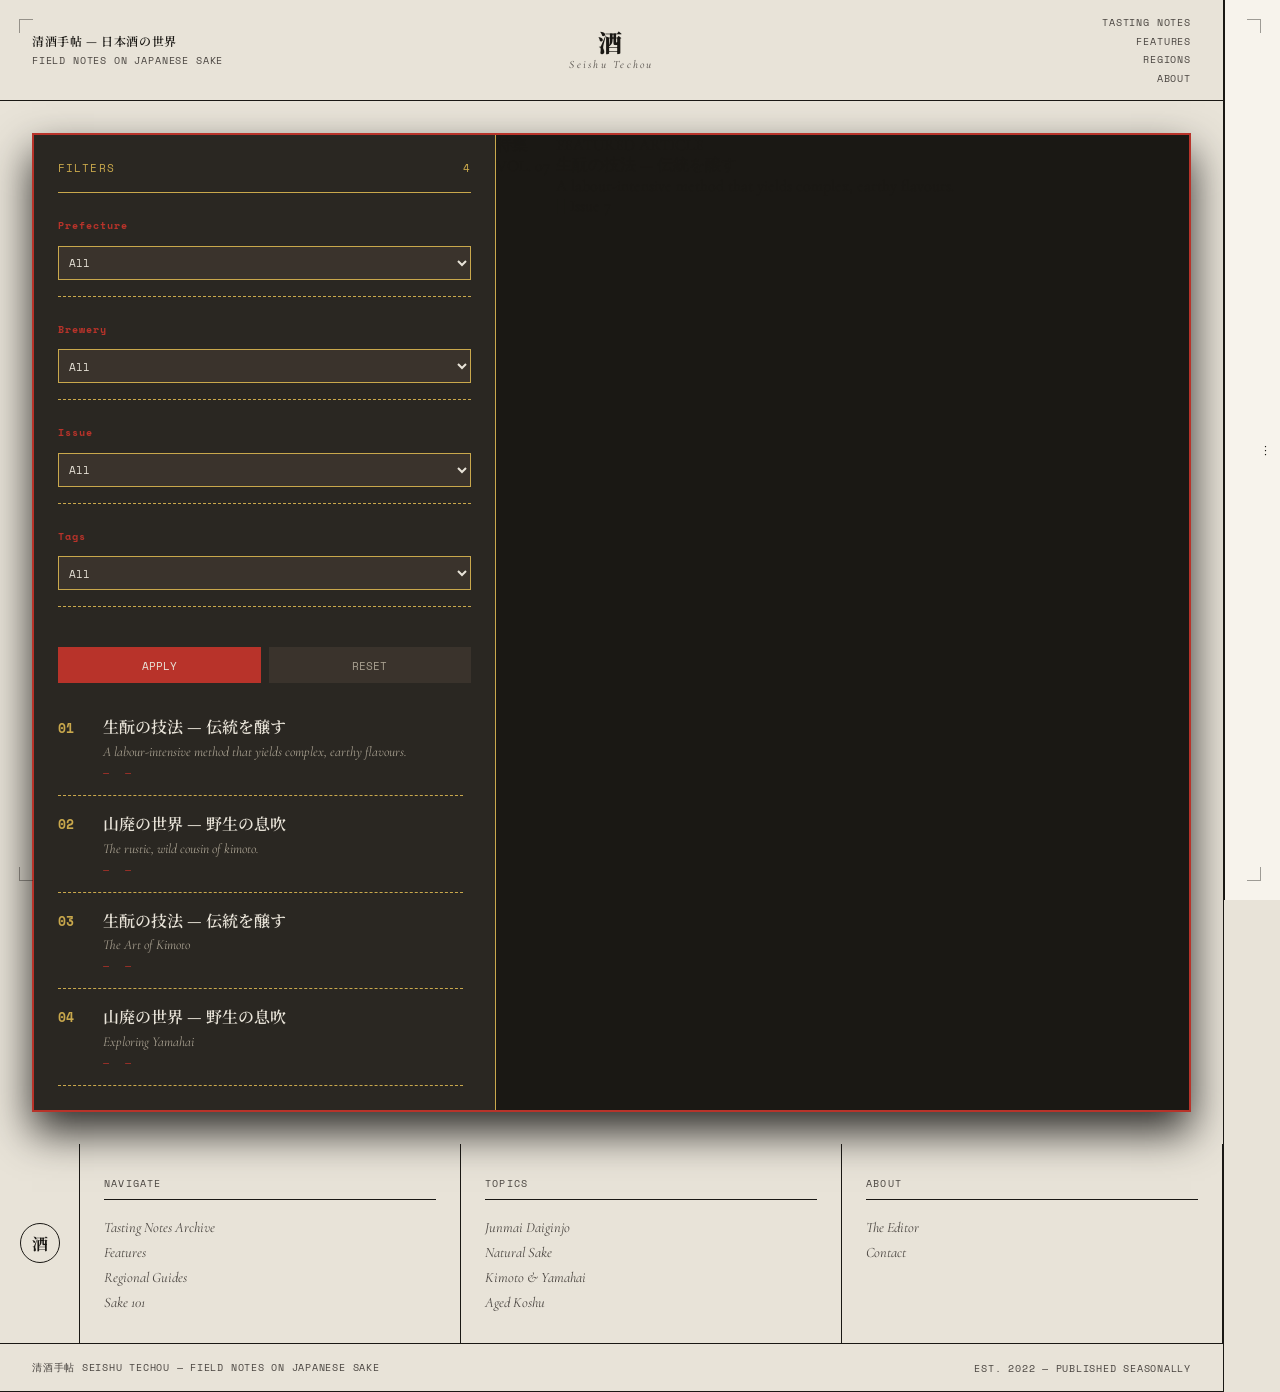
<file: features.html>
<!DOCTYPE html>
<html lang="en">
<head>
<meta charset="UTF-8">
<meta name="viewport" content="width=device-width, initial-scale=1.0">
<title>清酒手帖 — Features Archive</title>
<link rel="preconnect" href="https://fonts.googleapis.com">
<link rel="preconnect" href="https://fonts.gstatic.com" crossorigin>
<link href="https://fonts.googleapis.com/css2?family=Cormorant+Garamond:ital,wght@0,400;0,600;0,700;1,400;1,600&family=Noto+Serif+JP:wght@400;600;700;900&family=Space+Mono:ital,wght@0,400;0,700;1,400&family=Inter:wght@300;400;500;600&display=swap" rel="stylesheet">
<link rel="stylesheet" href="assets/style.css">
<style>
  /* Same archive styles as tasting-notes.html */
  .archive-mode {
    --bg-dark: #1a1814;
    --surface-1: #2a2722;
    --surface-2: #3a332c;
    --text-light: #e8e3d8;
    --text-muted: #a8a090;
    --accent-primary: #b8332a;
    --accent-secondary: #c9a84c;
    --border-dark: 2px solid var(--accent-primary);
    --border-light: 1px solid var(--accent-secondary);
    --font-sans: 'Inter', sans-serif;
  }

  .archive-board {
    display: grid;
    grid-template-columns: minmax(380px, 40%) 60px 1fr;
    min-height: 80vh;
    background-color: var(--bg-dark);
    border: var(--border-dark);
    margin: 2rem;
    box-shadow: 0 20px 40px rgba(0,0,0,0.8);
  }

  .panel-left {
    background: var(--surface-1);
    padding: 1.5rem;
    border-right: var(--border-light);
    display: flex;
    flex-direction: column;
    overflow: hidden;
  }

  .filter-header {
    display: flex;
    justify-content: space-between;
    align-items: center;
    font-family: var(--font-mono);
    font-size: 0.7rem;
    color: var(--accent-secondary);
    text-transform: uppercase;
    letter-spacing: 0.1em;
    padding-bottom: 1rem;
    border-bottom: var(--border-light);
    margin-bottom: 1.5rem;
  }

  .filter-group {
    margin-bottom: 1.5rem;
    border-bottom: 1px dashed var(--accent-secondary);
    padding-bottom: 1rem;
  }

  .filter-group h3 {
    font-family: var(--font-mono);
    font-size: 0.65rem;
    color: var(--accent-primary);
    margin-bottom: 0.8rem;
    letter-spacing: 0.1em;
  }

  .filter-group select,
  .filter-group input[type="range"] {
    width: 100%;
    padding: 0.4rem;
    background: var(--surface-2);
    color: var(--text-light);
    border: 1px solid var(--accent-secondary);
    font-family: var(--font-mono);
    font-size: 0.7rem;
  }

  .filter-actions {
    display: flex;
    gap: 0.5rem;
    margin-top: 1rem;
  }

  .filter-actions button {
    flex: 1;
    padding: 0.6rem;
    background: var(--accent-primary);
    color: var(--text-light);
    border: none;
    font-family: var(--font-mono);
    font-size: 0.7rem;
    text-transform: uppercase;
    cursor: pointer;
  }

  .filter-actions button.reset {
    background: var(--surface-2);
    color: var(--text-muted);
  }

  .results-list {
    flex: 1;
    overflow-y: auto;
    margin-top: 1rem;
    padding-right: 0.5rem;
  }

  .result-item {
    display: grid;
    grid-template-columns: 2rem 1fr;
    gap: 0.8rem;
    padding: 1rem 0;
    border-bottom: 1px dashed var(--accent-secondary);
    cursor: pointer;
    transition: background 0.2s;
  }

  .result-item:hover {
    background: var(--surface-2);
  }

  .item-num {
    font-family: var(--font-mono);
    font-size: 0.8rem;
    color: var(--accent-secondary);
    font-weight: 700;
    padding-top: 0.2rem;
  }

  .item-content {
    display: flex;
    flex-direction: column;
    gap: 0.3rem;
  }

  .item-title {
    font-family: var(--font-jp);
    font-size: 1rem;
    font-weight: 600;
    color: var(--text-light);
  }

  .item-sub {
    font-family: var(--font-en);
    font-size: 0.85rem;
    font-style: italic;
    color: var(--text-muted);
  }

  .item-meta {
    font-family: var(--font-mono);
    font-size: 0.6rem;
    color: var(--accent-primary);
    display: flex;
    gap: 1rem;
  }

  .panel-spine { /* same as tasting-notes */ }
  .panel-feature { /* same as tasting-notes */ }
  .feature-img, .feature-overlay { /* same */ }
</style>
</head>
<body class="archive-mode">

<div class="reg tl"></div>
<div class="reg tr"></div>
<div class="reg bl"></div>
<div class="reg br"></div>

<div class="site-wrap">
  <main class="main-col">

    <!-- MASTHEAD (same) -->
    <header class="masthead">
      <div class="masthead-left">
        <span class="jp">清酒手帖 — 日本酒の世界</span>
        <span class="en">Field Notes on Japanese Sake</span>
      </div>
      <a href="index.html" class="masthead-logo">
        酒
        <span>Seishu Techou</span>
      </a>
      <nav class="masthead-right">
        <a href="tasting-notes.html">Tasting Notes</a>
        <a href="features.html">Features</a>
        <a href="regions.html">Regions</a>
        <a href="#">About</a>
      </nav>
    </header>

    <div class="archive-board">
      <!-- LEFT -->
      <div class="panel-left">
        <div class="filter-header">
          <span>FILTERS</span>
          <span id="result-count">0</span>
        </div>

        <div class="filter-group">
          <h3>Prefecture</h3>
          <select id="filter-prefecture">
            <option value="">All</option>
          </select>
        </div>

        <div class="filter-group">
          <h3>Brewery</h3>
          <select id="filter-brewery">
            <option value="">All</option>
          </select>
        </div>

        <div class="filter-group">
          <h3>Issue</h3>
          <select id="filter-issue">
            <option value="">All</option>
          </select>
        </div>

        <div class="filter-group">
          <h3>Tags</h3>
          <select id="filter-tags">
            <option value="">All</option>
          </select>
        </div>

        <div class="filter-actions">
          <button id="apply-filters">Apply</button>
          <button id="reset-filters" class="reset">Reset</button>
        </div>

        <div class="results-list" id="results-list"></div>
      </div>

      <!-- MIDDLE spine -->
      <div class="panel-spine">
        <div class="spine-decor"></div>
        <div class="spine-text">特集</div>
        <div class="spine-vol">VOL. 07</div>
        <div class="spine-decor"></div>
      </div>

      <!-- RIGHT feature -->
      <div class="panel-feature" id="feature-panel">
        <div class="feature-img" id="feature-img"></div>
        <div class="feature-overlay" id="feature-overlay">
          <div class="feature-label">FEATURED ARTICLE</div>
          <div class="feature-title" id="feature-title">Loading...</div>
          <div class="feature-sub" id="feature-sub"></div>
          <div class="feature-detail" id="feature-detail"></div>
        </div>
      </div>
    </div>

    <!-- FOOTER (same) -->
       <footer class="site-footer">
      <div class="footer-mark">
        <div class="footer-mark-inner">酒</div>
      </div>
      <div class="footer-col">
        <div class="footer-col-head">Navigate</div>
        <div class="footer-links">
          <a href="tasting-notes.html">Tasting Notes Archive</a>
          <a href="features.html">Features</a>
          <a href="regions.html">Regional Guides</a>
          <a href="#">Sake 101</a>
        </div>
      </div>
      <div class="footer-col">
        <div class="footer-col-head">Topics</div>
        <div class="footer-links">
          <a href="#">Junmai Daiginjo</a>
          <a href="#">Natural Sake</a>
          <a href="#">Kimoto & Yamahai</a>
          <a href="#">Aged Koshu</a>
        </div>
      </div>
      <div class="footer-col">
        <div class="footer-col-head">About</div>
        <div class="footer-links">
          <a href="#">The Editor</a>
          <a href="#">Contact</a>
        </div>
      </div>
      <div class="footer-colophon">
        <span class="footer-colophon-text">清酒手帖 Seishu Techou — Field Notes on Japanese Sake</span>
        <span class="footer-colophon-text">Est. 2022 — Published Seasonally</span>
      </div>
    </footer>

  </main>
  <aside class="spine">...</aside>
</div>

<script src="js/config.js"></script>
<script src="js/api.js"></script>
<script src="js/render.js"></script>
<script>
(async function() {
  let allFeatures = [];
  try {
    const posts = await API.getPosts();
    allFeatures = posts.filter(p => p.type === 'index' || p.type === 'index_row');
  } catch (err) {
    document.getElementById('results-list').innerHTML = `<div class="error-state">Failed to load features: ${err.message}</div>`;
    return;
  }

  // Populate filter dropdowns
  const prefectures = [...new Set(allFeatures.map(f => f.prefecture).filter(Boolean))].sort();
  const breweries = [...new Set(allFeatures.map(f => f.brewery).filter(Boolean))].sort();
  const issues = [...new Set(allFeatures.map(f => f.issue).filter(v => v !== undefined && v !== null))].sort((a,b) => a - b);
  const allTags = [...new Set(allFeatures.flatMap(f => f.tags || []))].sort();

  const populateSelect = (id, values) => {
    const select = document.getElementById(id);
    values.forEach(v => {
      const opt = document.createElement('option');
      opt.value = v;
      opt.textContent = v;
      select.appendChild(opt);
    });
  };
  populateSelect('filter-prefecture', prefectures);
  populateSelect('filter-brewery', breweries);
  populateSelect('filter-issue', issues);
  populateSelect('filter-tags', allTags);

  // Filter function
  const filterFeatures = () => {
    const prefecture = document.getElementById('filter-prefecture').value;
    const brewery = document.getElementById('filter-brewery').value;
    const issue = document.getElementById('filter-issue').value;
    const tag = document.getElementById('filter-tags').value;

    return allFeatures.filter(f => {
      if (prefecture && f.prefecture !== prefecture) return false;
      if (brewery && f.brewery !== brewery) return false;
      if (issue && f.issue != issue) return false;
      if (tag && (!f.tags || !f.tags.includes(tag))) return false;
      return true;
    });
  };

  // Render list and feature
  const renderList = (filtered) => {
    const listEl = document.getElementById('results-list');
    document.getElementById('result-count').textContent = filtered.length;

    if (filtered.length === 0) {
      listEl.innerHTML = '<div class="no-results">No features match your filters.</div>';
      return;
    }

    let html = '';
    filtered.forEach((f, idx) => {
      html += `
        <div class="result-item" data-slug="${f.slug}">
          <div class="item-num">${(idx+1).toString().padStart(2,'0')}</div>
          <div class="item-content">
            <div class="item-title">${f.title_jp || ''}</div>
            <div class="item-sub">${f.title_en || f.subtitle || ''}</div>
            <div class="item-meta">
              <span>${f.prefecture || '—'}</span>
              <span>${f.brewery || '—'}</span>
            </div>
          </div>
        </div>
      `;
    });
    listEl.innerHTML = html;

    document.querySelectorAll('.result-item').forEach(item => {
      item.addEventListener('click', () => {
        const slug = item.dataset.slug;
        const feature = filtered.find(f => f.slug === slug);
        if (feature) {
          document.getElementById('feature-title').textContent = feature.title_jp || '';
          document.getElementById('feature-sub').textContent = feature.title_en || feature.subtitle || '';
          const detail = `${feature.prefecture || ''} | ${feature.brewery || ''} | Issue ${feature.issue || ''}`;
          document.getElementById('feature-detail').textContent = detail;
          const imgSrc = feature.image ? `https://raw.githubusercontent.com/${SITE_CONFIG.owner}/${SITE_CONFIG.repo}/${SITE_CONFIG.branch}/${feature.image}` : '';
          if (imgSrc) {
            document.getElementById('feature-img').style.backgroundImage = `url('${imgSrc}')`;
          } else {
            document.getElementById('feature-img').style.backgroundImage = '';
          }
        }
      });
    });

    if (filtered.length > 0) {
      document.querySelector('.result-item').click();
    }
  };

  document.getElementById('apply-filters').addEventListener('click', () => {
    renderList(filterFeatures());
  });

  document.getElementById('reset-filters').addEventListener('click', () => {
    document.getElementById('filter-prefecture').value = '';
    document.getElementById('filter-brewery').value = '';
    document.getElementById('filter-issue').value = '';
    document.getElementById('filter-tags').value = '';
    renderList(filterFeatures());
  });

  renderList(allFeatures);
})();
</script>
</body>
</html>
</file>
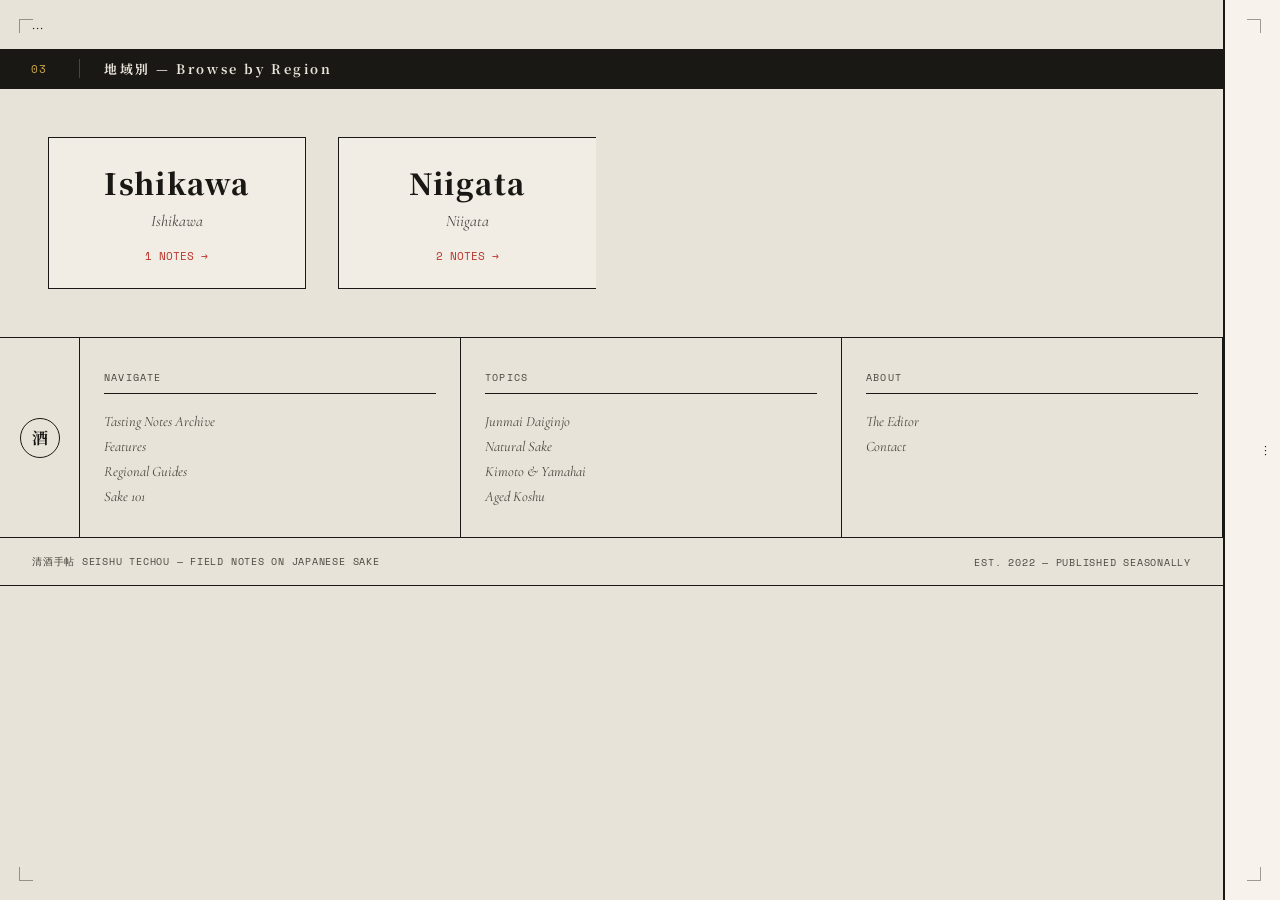
<file: regions.html>
<!DOCTYPE html>
<html lang="en">
<head>
<meta charset="UTF-8">
<meta name="viewport" content="width=device-width, initial-scale=1.0">
<title>清酒手帖 — Regions</title>
<link rel="preconnect" href="https://fonts.googleapis.com">
<link rel="preconnect" href="https://fonts.gstatic.com" crossorigin>
<link href="https://fonts.googleapis.com/css2?family=Cormorant+Garamond:ital,wght@0,400;0,600;0,700;1,400;1,600&family=Noto+Serif+JP:wght@400;600;700;900&family=Space+Mono:ital,wght@0,400;0,700;1,400&display=swap" rel="stylesheet">
<link rel="stylesheet" href="assets/style.css">
<style>
  .regions-grid {
    display: grid;
    grid-template-columns: repeat(auto-fill, minmax(200px, 1fr));
    gap: 2rem;
    padding: 3rem;
  }
  .region-card {
    background: var(--paper-2);
    border: var(--border);
    padding: 1.5rem;
    text-align: center;
    transition: transform 0.2s;
  }
  .region-card:hover {
    transform: translateY(-5px);
  }
  .region-name-jp {
    font-family: var(--font-jp);
    font-size: 1.8rem;
    font-weight: 900;
    margin-bottom: 0.5rem;
  }
  .region-name-en {
    font-family: var(--font-en);
    font-size: 1rem;
    font-style: italic;
    color: var(--ink-muted);
    margin-bottom: 1rem;
  }
  .region-link {
    font-family: var(--font-mono);
    font-size: 0.7rem;
    text-transform: uppercase;
    color: var(--red);
  }
</style>
</head>
<body>

<div class="reg tl"></div>
<div class="reg tr"></div>
<div class="reg bl"></div>
<div class="reg br"></div>

<div class="site-wrap">
  <main class="main-col">

    <header class="masthead">...</header>

    <div class="index-section">
      <div class="section-header">
        <div class="section-header-num">03</div>
        <div class="section-header-title">地域別 — Browse by Region</div>
      </div>

      <div class="regions-grid" id="regions-grid">
        <!-- populated by JS -->
      </div>
    </div>

        <footer class="site-footer">
      <div class="footer-mark">
        <div class="footer-mark-inner">酒</div>
      </div>
      <div class="footer-col">
        <div class="footer-col-head">Navigate</div>
        <div class="footer-links">
          <a href="tasting-notes.html">Tasting Notes Archive</a>
          <a href="features.html">Features</a>
          <a href="regions.html">Regional Guides</a>
          <a href="#">Sake 101</a>
        </div>
      </div>
      <div class="footer-col">
        <div class="footer-col-head">Topics</div>
        <div class="footer-links">
          <a href="#">Junmai Daiginjo</a>
          <a href="#">Natural Sake</a>
          <a href="#">Kimoto & Yamahai</a>
          <a href="#">Aged Koshu</a>
        </div>
      </div>
      <div class="footer-col">
        <div class="footer-col-head">About</div>
        <div class="footer-links">
          <a href="#">The Editor</a>
          <a href="#">Contact</a>
        </div>
      </div>
      <div class="footer-colophon">
        <span class="footer-colophon-text">清酒手帖 Seishu Techou — Field Notes on Japanese Sake</span>
        <span class="footer-colophon-text">Est. 2022 — Published Seasonally</span>
      </div>
    </footer>
  </main>
  <aside class="spine">...</aside>
</div>

<script src="js/config.js"></script>
<script src="js/api.js"></script>
<script>
(async function() {
  try {
    const posts = await API.getPosts();
    const notes = posts.filter(p => p.type === 'note' || p.type === 'tasting_note');
    const regions = [...new Set(notes.map(n => n.prefecture).filter(Boolean))].sort();

    const grid = document.getElementById('regions-grid');
    if (regions.length === 0) {
      grid.innerHTML = '<div class="loading-state">No regions found.</div>';
      return;
    }

    let html = '';
    regions.forEach(region => {
      const count = notes.filter(n => n.prefecture === region).length;
      html += `
        <a href="tasting-notes.html?prefecture=${encodeURIComponent(region)}" class="region-card">
          <div class="region-name-jp">${region}</div>
          <div class="region-name-en">${region}</div>
          <div class="region-link">${count} notes →</div>
        </a>
      `;
    });
    grid.innerHTML = html;
  } catch (err) {
    document.getElementById('regions-grid').innerHTML = `<div class="error-state">Error loading regions: ${err.message}</div>`;
  }
})();
</script>
</body>
</html>
</file>
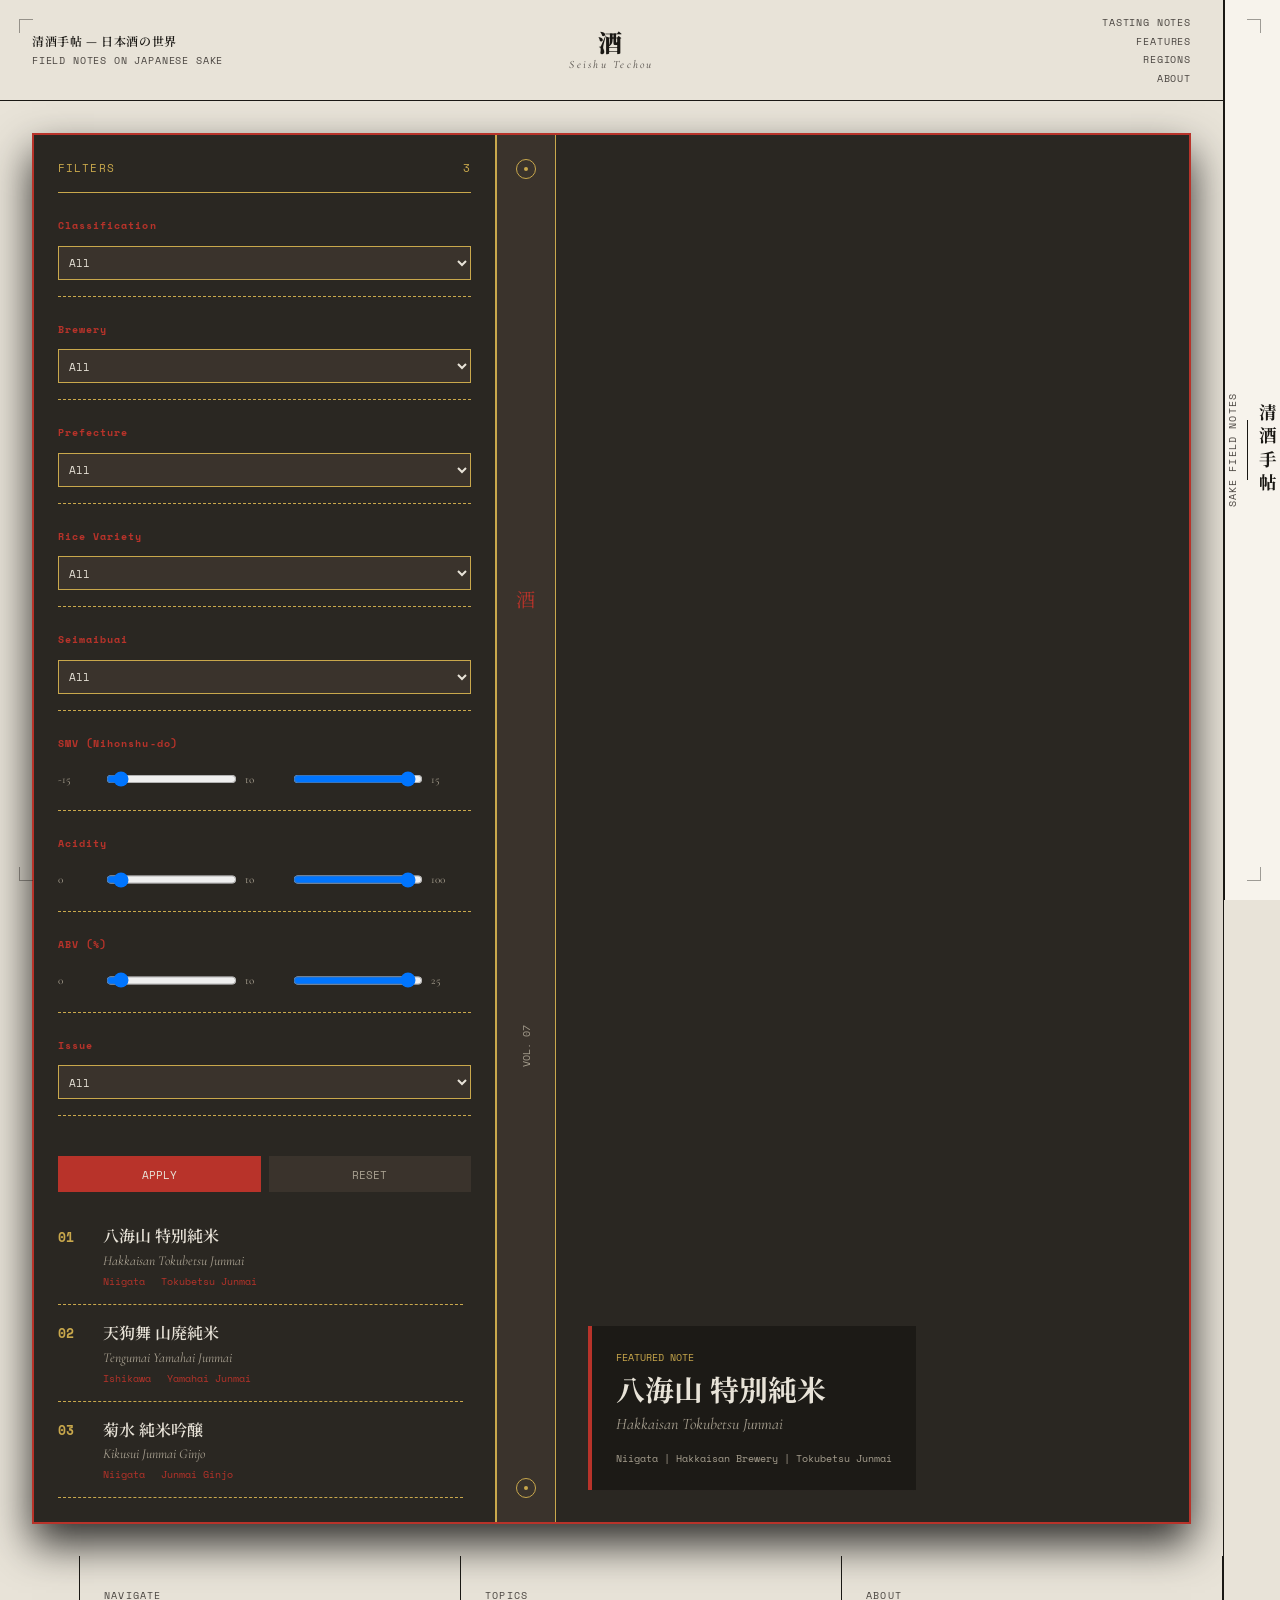
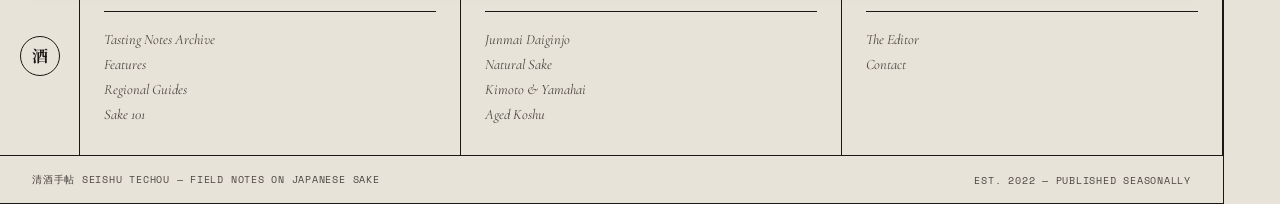
<file: tasting-notes.html>
<!DOCTYPE html>
<html lang="en">
<head>
<meta charset="UTF-8">
<meta name="viewport" content="width=device-width, initial-scale=1.0">
<title>清酒手帖 — Tasting Notes Archive</title>
<link rel="preconnect" href="https://fonts.googleapis.com">
<link rel="preconnect" href="https://fonts.gstatic.com" crossorigin>
<link href="https://fonts.googleapis.com/css2?family=Cormorant+Garamond:ital,wght@0,400;0,600;0,700;1,400;1,600&family=Noto+Serif+JP:wght@400;600;700;900&family=Space+Mono:ital,wght@0,400;0,700;1,400&family=Inter:wght@300;400;500;600&display=swap" rel="stylesheet">
<link rel="stylesheet" href="assets/style.css">
<style>
  /* Archive-specific styles (inverted) */
  .archive-mode {
    --bg-dark: #1a1814;
    --surface-1: #2a2722;
    --surface-2: #3a332c;
    --text-light: #e8e3d8;
    --text-muted: #a8a090;
    --accent-primary: #b8332a;
    --accent-secondary: #c9a84c;
    --border-dark: 2px solid var(--accent-primary);
    --border-light: 1px solid var(--accent-secondary);
    --font-sans: 'Inter', sans-serif;
  }

  .archive-board {
    display: grid;
    grid-template-columns: minmax(380px, 40%) 60px 1fr;
    min-height: 80vh;
    background-color: var(--bg-dark);
    border: var(--border-dark);
    margin: 2rem;
    box-shadow: 0 20px 40px rgba(0,0,0,0.8);
  }

  /* Left panel – filters & list */
  .panel-left {
    background: var(--surface-1);
    padding: 1.5rem;
    border-right: var(--border-light);
    display: flex;
    flex-direction: column;
    overflow: hidden;
  }

  .filter-header {
    display: flex;
    justify-content: space-between;
    align-items: center;
    font-family: var(--font-mono);
    font-size: 0.7rem;
    color: var(--accent-secondary);
    text-transform: uppercase;
    letter-spacing: 0.1em;
    padding-bottom: 1rem;
    border-bottom: var(--border-light);
    margin-bottom: 1.5rem;
  }

  .filter-group {
    margin-bottom: 1.5rem;
    border-bottom: 1px dashed var(--accent-secondary);
    padding-bottom: 1rem;
  }

  .filter-group h3 {
    font-family: var(--font-mono);
    font-size: 0.65rem;
    color: var(--accent-primary);
    margin-bottom: 0.8rem;
    letter-spacing: 0.1em;
  }

  .filter-group select,
  .filter-group input[type="range"] {
    width: 100%;
    padding: 0.4rem;
    background: var(--surface-2);
    color: var(--text-light);
    border: 1px solid var(--accent-secondary);
    font-family: var(--font-mono);
    font-size: 0.7rem;
  }

  .range-row {
    display: flex;
    align-items: center;
    gap: 0.5rem;
    font-size: 0.7rem;
    color: var(--text-muted);
  }

  .range-row span {
    min-width: 2.5rem;
  }

  .filter-actions {
    display: flex;
    gap: 0.5rem;
    margin-top: 1rem;
  }

  .filter-actions button {
    flex: 1;
    padding: 0.6rem;
    background: var(--accent-primary);
    color: var(--text-light);
    border: none;
    font-family: var(--font-mono);
    font-size: 0.7rem;
    text-transform: uppercase;
    cursor: pointer;
    transition: opacity 0.2s;
  }

  .filter-actions button.reset {
    background: var(--surface-2);
    color: var(--text-muted);
  }

  .filter-actions button:hover {
    opacity: 0.8;
  }

  .results-list {
    flex: 1;
    overflow-y: auto;
    margin-top: 1rem;
    padding-right: 0.5rem;
  }

  .result-item {
    display: grid;
    grid-template-columns: 2rem 1fr;
    gap: 0.8rem;
    padding: 1rem 0;
    border-bottom: 1px dashed var(--accent-secondary);
    cursor: pointer;
    transition: background 0.2s;
  }

  .result-item:hover {
    background: var(--surface-2);
  }

  .item-num {
    font-family: var(--font-mono);
    font-size: 0.8rem;
    color: var(--accent-secondary);
    font-weight: 700;
    padding-top: 0.2rem;
  }

  .item-content {
    display: flex;
    flex-direction: column;
    gap: 0.3rem;
  }

  .item-title {
    font-family: var(--font-jp);
    font-size: 1rem;
    font-weight: 600;
    color: var(--text-light);
  }

  .item-sub {
    font-family: var(--font-en);
    font-size: 0.85rem;
    font-style: italic;
    color: var(--text-muted);
  }

  .item-meta {
    font-family: var(--font-mono);
    font-size: 0.6rem;
    color: var(--accent-primary);
    display: flex;
    gap: 1rem;
  }

  /* Middle spine */
  .panel-spine {
    background: var(--surface-2);
    border-left: var(--border-light);
    border-right: var(--border-light);
    display: flex;
    flex-direction: column;
    align-items: center;
    justify-content: space-between;
    padding: 1.5rem 0;
  }

  .spine-decor {
    width: 20px;
    height: 20px;
    border: 1px solid var(--accent-secondary);
    border-radius: 50%;
    position: relative;
  }
  .spine-decor::after {
    content: '';
    position: absolute;
    top: 50%;
    left: 50%;
    transform: translate(-50%, -50%);
    width: 4px;
    height: 4px;
    background: var(--accent-secondary);
    border-radius: 50%;
  }

  .spine-text {
    writing-mode: vertical-rl;
    text-orientation: upright;
    font-family: var(--font-jp);
    font-size: 1.2rem;
    color: var(--accent-primary);
    letter-spacing: 0.3em;
  }

  .spine-vol {
    writing-mode: vertical-rl;
    transform: rotate(180deg);
    font-family: var(--font-mono);
    font-size: 0.6rem;
    color: var(--text-muted);
  }

  /* Right panel – feature */
  .panel-feature {
    position: relative;
    background: var(--surface-1);
    overflow: hidden;
    display: flex;
    align-items: flex-end;
    justify-content: flex-start;
    padding: 2rem;
  }

  .feature-img {
    position: absolute;
    top: 0;
    left: 0;
    width: 100%;
    height: 100%;
    object-fit: cover;
    opacity: 0.3;
    filter: grayscale(100%) sepia(40%) hue-rotate(5deg) contrast(1.2);
    z-index: 1;
  }

  .feature-overlay {
    position: relative;
    z-index: 2;
    background: rgba(26,24,20,0.8);
    backdrop-filter: blur(4px);
    padding: 1.5rem;
    border-left: 4px solid var(--accent-primary);
    max-width: 80%;
  }

  .feature-label {
    font-family: var(--font-mono);
    font-size: 0.6rem;
    color: var(--accent-secondary);
    margin-bottom: 0.5rem;
    text-transform: uppercase;
  }

  .feature-title {
    font-family: var(--font-jp);
    font-size: 1.8rem;
    font-weight: 700;
    color: var(--text-light);
    line-height: 1.2;
    margin-bottom: 0.5rem;
  }

  .feature-sub {
    font-family: var(--font-en);
    font-size: 1rem;
    font-style: italic;
    color: var(--text-muted);
    margin-bottom: 1rem;
  }

  .feature-detail {
    font-family: var(--font-mono);
    font-size: 0.65rem;
    color: var(--text-muted);
    display: flex;
    gap: 1rem;
  }

  .no-feature {
    color: var(--text-muted);
    font-family: var(--font-mono);
    font-size: 0.7rem;
  }

  /* Responsive */
  @media (max-width: 900px) {
    .archive-board { grid-template-columns: 1fr; margin: 1rem; }
    .panel-spine { display: none; }
    .panel-feature { display: none; }
  }
</style>
</head>
<body class="archive-mode">

<div class="reg tl"></div>
<div class="reg tr"></div>
<div class="reg bl"></div>
<div class="reg br"></div>

<div class="site-wrap">
  <main class="main-col">

    <!-- MASTHEAD (same as index) -->
    <header class="masthead">
      <div class="masthead-left">
        <span class="jp">清酒手帖 — 日本酒の世界</span>
        <span class="en">Field Notes on Japanese Sake</span>
      </div>
      <a href="index.html" class="masthead-logo">
        酒
        <span>Seishu Techou</span>
      </a>
      <nav class="masthead-right">
        <a href="tasting-notes.html">Tasting Notes</a>
        <a href="features.html">Features</a>
        <a href="regions.html">Regions</a>
        <a href="#">About</a>
      </nav>
    </header>

    <!-- Archive Board -->
    <div class="archive-board">
      <!-- LEFT: filters + list -->
      <div class="panel-left">
        <div class="filter-header">
          <span>FILTERS</span>
          <span id="result-count">0</span>
        </div>

        <div class="filter-group">
          <h3>Classification</h3>
          <select id="filter-classification">
            <option value="">All</option>
          </select>
        </div>

        <div class="filter-group">
          <h3>Brewery</h3>
          <select id="filter-brewery">
            <option value="">All</option>
          </select>
        </div>

        <div class="filter-group">
          <h3>Prefecture</h3>
          <select id="filter-prefecture">
            <option value="">All</option>
          </select>
        </div>

        <div class="filter-group">
          <h3>Rice Variety</h3>
          <select id="filter-rice">
            <option value="">All</option>
          </select>
        </div>

        <div class="filter-group">
          <h3>Seimaibuai</h3>
          <select id="filter-seimaibuai">
            <option value="">All</option>
            <option value="<50">&lt; 50%</option>
            <option value="50-60">50% – 60%</option>
            <option value="61-70">61% – 70%</option>
            <option value=">70">&gt; 70%</option>
          </select>
        </div>

        <div class="filter-group">
          <h3>SMV (Nihonshu-do)</h3>
          <div class="range-row">
            <span id="smv-min-val">-15</span>
            <input type="range" id="filter-smv-min" min="-15" max="15" step="0.5" value="-15">
            <span>to</span>
            <input type="range" id="filter-smv-max" min="-15" max="15" step="0.5" value="15">
            <span id="smv-max-val">15</span>
          </div>
        </div>

        <div class="filter-group">
          <h3>Acidity</h3>
          <div class="range-row">
            <span id="acidity-min-val">0</span>
            <input type="range" id="filter-acidity-min" min="0" max="100" step="1" value="0">
            <span>to</span>
            <input type="range" id="filter-acidity-max" min="0" max="100" step="1" value="100">
            <span id="acidity-max-val">100</span>
          </div>
        </div>

        <div class="filter-group">
          <h3>ABV (%)</h3>
          <div class="range-row">
            <span id="abv-min-val">0</span>
            <input type="range" id="filter-abv-min" min="0" max="25" step="0.5" value="0">
            <span>to</span>
            <input type="range" id="filter-abv-max" min="0" max="25" step="0.5" value="25">
            <span id="abv-max-val">25</span>
          </div>
        </div>

        <div class="filter-group">
          <h3>Issue</h3>
          <select id="filter-issue">
            <option value="">All</option>
          </select>
        </div>

        <div class="filter-actions">
          <button id="apply-filters">Apply</button>
          <button id="reset-filters" class="reset">Reset</button>
        </div>

        <div class="results-list" id="results-list">
          <!-- populated by JS -->
        </div>
      </div>

      <!-- MIDDLE: spine -->
      <div class="panel-spine">
        <div class="spine-decor"></div>
        <div class="spine-text">酒</div>
        <div class="spine-vol">VOL. 07</div>
        <div class="spine-decor"></div>
      </div>

      <!-- RIGHT: feature panel -->
      <div class="panel-feature" id="feature-panel">
        <div class="feature-img" id="feature-img"></div>
        <div class="feature-overlay" id="feature-overlay">
          <div class="feature-label">FEATURED NOTE</div>
          <div class="feature-title" id="feature-title">Loading...</div>
          <div class="feature-sub" id="feature-sub"></div>
          <div class="feature-detail" id="feature-detail"></div>
        </div>
      </div>
    </div>

    <!-- FOOTER (same as index) -->
    <footer class="site-footer">
      <div class="footer-mark">
        <div class="footer-mark-inner">酒</div>
      </div>
      <div class="footer-col">
        <div class="footer-col-head">Navigate</div>
        <div class="footer-links">
          <a href="tasting-notes.html">Tasting Notes Archive</a>
          <a href="features.html">Features</a>
          <a href="regions.html">Regional Guides</a>
          <a href="#">Sake 101</a>
        </div>
      </div>
      <div class="footer-col">
        <div class="footer-col-head">Topics</div>
        <div class="footer-links">
          <a href="#">Junmai Daiginjo</a>
          <a href="#">Natural Sake</a>
          <a href="#">Kimoto & Yamahai</a>
          <a href="#">Aged Koshu</a>
        </div>
      </div>
      <div class="footer-col">
        <div class="footer-col-head">About</div>
        <div class="footer-links">
          <a href="#">The Editor</a>
          <a href="#">Contact</a>
        </div>
      </div>
      <div class="footer-colophon">
        <span class="footer-colophon-text">清酒手帖 Seishu Techou — Field Notes on Japanese Sake</span>
        <span class="footer-colophon-text">Est. 2022 — Published Seasonally</span>
      </div>
    </footer>

  </main>

  <aside class="spine">
    <div class="spine-title">清酒手帖</div>
    <div class="spine-rule"></div>
    <div class="spine-sub">Sake Field Notes</div>
  </aside>
</div>

<script src="js/config.js"></script>
<script src="js/api.js"></script>
<script src="js/render.js"></script>
<script>
(async function() {
  // ---------- Helper functions ----------
  const parseSMV = (val) => {
    if (val === undefined || val === null || val === '') return null;
    return parseFloat(val.toString().replace('+', ''));
  };
  const parseSeimaibuai = (val) => {
    if (!val) return null;
    return parseFloat(val.replace('%', ''));
  };
  const parseABV = (val) => {
    if (!val) return null;
    return parseFloat(val.replace('%', ''));
  };

  // ---------- Fetch data ----------
  let allNotes = [];
  try {
    const posts = await API.getPosts();
    allNotes = posts.filter(p => p.type === 'note' || p.type === 'tasting_note');
  } catch (err) {
    document.getElementById('results-list').innerHTML = `<div class="error-state">Failed to load notes: ${err.message}</div>`;
    return;
  }

  // ---------- Populate filter dropdowns ----------
  const classifications = [...new Set(allNotes.map(n => n.classification).filter(Boolean))].sort();
  const breweries = [...new Set(allNotes.map(n => n.brewery).filter(Boolean))].sort();
  const prefectures = [...new Set(allNotes.map(n => n.prefecture).filter(Boolean))].sort();
  const riceVarieties = [...new Set(allNotes.map(n => n.rice_variety).filter(Boolean))].sort();
  const issues = [...new Set(allNotes.map(n => n.issue).filter(v => v !== undefined && v !== null))].sort((a,b) => a - b);

  const populateSelect = (id, values) => {
    const select = document.getElementById(id);
    values.forEach(v => {
      const opt = document.createElement('option');
      opt.value = v;
      opt.textContent = v;
      select.appendChild(opt);
    });
  };
  populateSelect('filter-classification', classifications);
  populateSelect('filter-brewery', breweries);
  populateSelect('filter-prefecture', prefectures);
  populateSelect('filter-rice', riceVarieties);
  populateSelect('filter-issue', issues);

  // ---------- Slider display updates ----------
  const smvMin = document.getElementById('filter-smv-min');
  const smvMax = document.getElementById('filter-smv-max');
  const smvMinVal = document.getElementById('smv-min-val');
  const smvMaxVal = document.getElementById('smv-max-val');
  smvMin.addEventListener('input', () => smvMinVal.textContent = smvMin.value);
  smvMax.addEventListener('input', () => smvMaxVal.textContent = smvMax.value);

  const acidityMin = document.getElementById('filter-acidity-min');
  const acidityMax = document.getElementById('filter-acidity-max');
  const acidityMinVal = document.getElementById('acidity-min-val');
  const acidityMaxVal = document.getElementById('acidity-max-val');
  acidityMin.addEventListener('input', () => acidityMinVal.textContent = acidityMin.value);
  acidityMax.addEventListener('input', () => acidityMaxVal.textContent = acidityMax.value);

  const abvMin = document.getElementById('filter-abv-min');
  const abvMax = document.getElementById('filter-abv-max');
  const abvMinVal = document.getElementById('abv-min-val');
  const abvMaxVal = document.getElementById('abv-max-val');
  abvMin.addEventListener('input', () => abvMinVal.textContent = abvMin.value);
  abvMax.addEventListener('input', () => abvMaxVal.textContent = abvMax.value);

  // ---------- Filter function ----------
  const filterNotes = () => {
    const classification = document.getElementById('filter-classification').value;
    const brewery = document.getElementById('filter-brewery').value;
    const prefecture = document.getElementById('filter-prefecture').value;
    const rice = document.getElementById('filter-rice').value;
    const seimaibuaiRange = document.getElementById('filter-seimaibuai').value;
    const smvMinVal = parseFloat(smvMin.value);
    const smvMaxVal = parseFloat(smvMax.value);
    const acidityMinVal = parseFloat(acidityMin.value);
    const acidityMaxVal = parseFloat(acidityMax.value);
    const abvMinVal = parseFloat(abvMin.value);
    const abvMaxVal = parseFloat(abvMax.value);
    const issue = document.getElementById('filter-issue').value;

    return allNotes.filter(note => {
      if (classification && note.classification !== classification) return false;
      if (brewery && note.brewery !== brewery) return false;
      if (prefecture && note.prefecture !== prefecture) return false;
      if (rice && note.rice_variety !== rice) return false;

      if (seimaibuaiRange) {
        const val = parseSeimaibuai(note.seimaibuai);
        if (val === null) return false;
        if (seimaibuaiRange === '<50' && val >= 50) return false;
        if (seimaibuaiRange === '50-60' && (val < 50 || val > 60)) return false;
        if (seimaibuaiRange === '61-70' && (val < 61 || val > 70)) return false;
        if (seimaibuaiRange === '>70' && val <= 70) return false;
      }

      const smv = parseSMV(note.nihonshu_do);
      if (smv !== null) {
        if (smv < smvMinVal || smv > smvMaxVal) return false;
      } else {
        if (smvMinVal > -15 || smvMaxVal < 15) return false;
      }

      const acidity = note.acidity !== undefined ? Number(note.acidity) : null;
      if (acidity !== null) {
        if (acidity < acidityMinVal || acidity > acidityMaxVal) return false;
      } else {
        if (acidityMinVal > 0 || acidityMaxVal < 100) return false;
      }

      const abv = parseABV(note.alcohol);
      if (abv !== null) {
        if (abv < abvMinVal || abv > abvMaxVal) return false;
      } else {
        if (abvMinVal > 0 || abvMaxVal < 25) return false;
      }

      if (issue && note.issue != issue) return false;

      return true;
    });
  };

  // ---------- Render list and feature ----------
  const renderList = (filtered) => {
    const listEl = document.getElementById('results-list');
    const countSpan = document.getElementById('result-count');
    countSpan.textContent = filtered.length;

    if (filtered.length === 0) {
      listEl.innerHTML = '<div class="no-results">No tasting notes match your filters.</div>';
      document.getElementById('feature-title').textContent = 'No selection';
      document.getElementById('feature-sub').textContent = '';
      document.getElementById('feature-detail').textContent = '';
      document.getElementById('feature-img').style.backgroundImage = '';
      return;
    }

    // Build list HTML
    let html = '';
    filtered.forEach((note, idx) => {
      html += `
        <div class="result-item" data-slug="${note.slug}">
          <div class="item-num">${(idx+1).toString().padStart(2,'0')}</div>
          <div class="item-content">
            <div class="item-title">${note.sake_name_jp || note.title_jp || ''}</div>
            <div class="item-sub">${note.sake_name_en || note.title_en || ''}</div>
            <div class="item-meta">
              <span>${note.prefecture || '—'}</span>
              <span>${note.classification || '—'}</span>
            </div>
          </div>
        </div>
      `;
    });
    listEl.innerHTML = html;

    // Click handler for list items
    document.querySelectorAll('.result-item').forEach((item, i) => {
      item.addEventListener('click', () => {
        const slug = item.dataset.slug;
        const note = filtered.find(n => n.slug === slug);
        if (note) {
          document.getElementById('feature-title').textContent = note.sake_name_jp || note.title_jp || '';
          document.getElementById('feature-sub').textContent = note.sake_name_en || note.title_en || '';
          const detail = `${note.prefecture || ''} | ${note.brewery || ''} | ${note.classification || ''}`;
          document.getElementById('feature-detail').textContent = detail;
          const imgSrc = note.image ? `https://raw.githubusercontent.com/${SITE_CONFIG.owner}/${SITE_CONFIG.repo}/${SITE_CONFIG.branch}/${note.image}` : '';
          if (imgSrc) {
            document.getElementById('feature-img').style.backgroundImage = `url('${imgSrc}')`;
          } else {
            document.getElementById('feature-img').style.backgroundImage = '';
          }
        }
      });
    });

    // Optionally select first item as default
    if (filtered.length > 0) {
      document.querySelector('.result-item').click();
    }
  };

  // ---------- Event listeners ----------
  document.getElementById('apply-filters').addEventListener('click', () => {
    const filtered = filterNotes();
    renderList(filtered);
  });

  document.getElementById('reset-filters').addEventListener('click', () => {
    document.getElementById('filter-classification').value = '';
    document.getElementById('filter-brewery').value = '';
    document.getElementById('filter-prefecture').value = '';
    document.getElementById('filter-rice').value = '';
    document.getElementById('filter-seimaibuai').value = '';
    document.getElementById('filter-issue').value = '';
    smvMin.value = -15; smvMax.value = 15;
    acidityMin.value = 0; acidityMax.value = 100;
    abvMin.value = 0; abvMax.value = 25;
    smvMinVal.textContent = -15;
    smvMaxVal.textContent = 15;
    acidityMinVal.textContent = 0;
    acidityMaxVal.textContent = 100;
    abvMinVal.textContent = 0;
    abvMaxVal.textContent = 25;
    const filtered = filterNotes();
    renderList(filtered);
  });

  // Initial render
  renderList(allNotes);
})();
</script>
</body>
</html>
</file>
<file: assets/style.css>
/* ─── SEISHU TECHOU — SHARED STYLES (Template Refined) ─── */

:root {
  --paper:    #e8e3d8;
  --paper-2:  #f2ede4;
  --ink:      #1a1814;
  --ink-muted:#4a4540;
  --spine:    #f7f3ec;
  --red:      #b8332a;
  --red-muted:rgba(184,51,42,0.12);
  --gold:     #c9a84c;
  --border:   1.5px solid #1a1814;

  --font-jp:   'Noto Serif JP', serif;
  --font-en:   'Cormorant Garamond', serif;
  --font-mono: 'Space Mono', monospace;
}

*, *::before, *::after {
  box-sizing: border-box;
  margin: 0;
  padding: 0;
}

html {
  scroll-behavior: smooth;
}

body {
  background: var(--paper);
  color: var(--ink);
  font-family: var(--font-en);
  -webkit-font-smoothing: antialiased;
  overflow-x: hidden;
}

::selection {
  background: var(--red);
  color: var(--paper);
}

a {
  color: inherit;
  text-decoration: none;
}

img {
  display: block;
  width: 100%;
  height: 100%;
  object-fit: cover;
}

/* ─── REGISTRATION MARKS ─── */
.reg {
  position: fixed;
  width: 14px;
  height: 14px;
  border: 1px solid var(--ink);
  z-index: 200;
  pointer-events: none;
  opacity: 0.4;
}
.reg.tl { top: 1.5vw; left: 1.5vw; border-right: none; border-bottom: none; }
.reg.tr { top: 1.5vw; right: 1.5vw; border-left: none; border-bottom: none; }
.reg.bl { bottom: 1.5vw; left: 1.5vw; border-right: none; border-top: none; }
.reg.br { bottom: 1.5vw; right: 1.5vw; border-left: none; border-top: none; }

/* ─── LAYOUT SHELL ─── */
.site-wrap {
  display: grid;
  grid-template-columns: 1fr 3.5rem;
  min-height: 100vh;
}
.main-col {
  border-right: var(--border);
  overflow-x: hidden;
}

/* ─── SPINE ─── */
.spine {
  background: var(--spine);
  display: flex;
  flex-direction: column;
  justify-content: space-between;
  align-items: center;
  padding: 2rem 0;
  writing-mode: vertical-rl;
  border-left: var(--border);
  position: sticky;
  top: 0;
  height: 100vh;
}
.spine-title {
  font-family: var(--font-jp);
  font-size: 1.1rem;
  font-weight: 700;
  letter-spacing: 0.3em;
  white-space: nowrap;
}
.spine-rule {
  width: 1px;
  height: 60px;
  background: var(--ink);
  flex-shrink: 0;
}
.spine-sub {
  font-family: var(--font-mono);
  font-size: 0.6rem;
  letter-spacing: 0.12em;
  text-transform: uppercase;
  color: var(--ink-muted);
  transform: rotate(180deg);
  white-space: nowrap;
}

/* ─── MASTHEAD ─── */
.masthead {
  display: grid;
  grid-template-columns: 1fr auto 1fr;
  align-items: center;
  padding: 0.9rem 2rem;
  border-bottom: var(--border);
  position: sticky;
  top: 0;
  background: var(--paper);
  z-index: 100;
}
.masthead-left {
  display: flex;
  flex-direction: column;
  gap: 0.15rem;
}
.masthead-left .en {
  font-family: var(--font-mono);
  font-size: 0.65rem;
  text-transform: uppercase;
  letter-spacing: 0.08em;
  color: var(--ink-muted);
}
.masthead-left .jp {
  font-family: var(--font-jp);
  font-size: 0.75rem;
  font-weight: 600;
  letter-spacing: 0.05em;
}
.masthead-logo {
  font-family: var(--font-jp);
  font-size: 1.5rem;
  font-weight: 900;
  letter-spacing: 0.15em;
  text-align: center;
  line-height: 1;
}
.masthead-logo span {
  display: block;
  font-family: var(--font-en);
  font-size: 0.7rem;
  font-weight: 400;
  font-style: italic;
  letter-spacing: 0.2em;
  color: var(--ink-muted);
  margin-top: 0.3rem;
}
.masthead-right {
  text-align: right;
  display: flex;
  flex-direction: column;
  gap: 0.15rem;
}
.masthead-right a {
  font-family: var(--font-mono);
  font-size: 0.65rem;
  text-transform: uppercase;
  letter-spacing: 0.08em;
  color: var(--ink-muted);
  transition: color 0.2s;
}
.masthead-right a:hover { color: var(--red); }

/* ─── HERO (Film‑strip style) ─── */
.hero {
  display: grid;
  grid-template-columns: 80px 1fr 360px;
  grid-template-rows: 100vh;
  border-bottom: var(--border);
  overflow: hidden;
}
.hero-label {
  border-right: var(--border);
  display: flex;
  flex-direction: column;
  justify-content: flex-end;
  padding: 2rem 0 2rem 0;
  align-items: center;
  gap: 1.5rem;
}
.hero-label-text {
  writing-mode: vertical-rl;
  transform: rotate(180deg);
  font-family: var(--font-jp);
  font-size: 1.5rem;
  font-weight: 700;
  letter-spacing: 0.3em;
  white-space: nowrap;
}
.hero-label-num {
  font-family: var(--font-mono);
  font-size: 0.7rem;
  color: var(--ink-muted);
  writing-mode: vertical-rl;
  transform: rotate(180deg);
  letter-spacing: 0.1em;
}
.hero-center {
  display: flex;
  flex-direction: column;
  justify-content: flex-end;
  padding: 2.5rem;
  position: relative;
  overflow: hidden;
}
.hero-bg-kanji {
  position: absolute;
  top: 50%;
  left: -2%;
  transform: translateY(-50%);
  font-family: var(--font-jp);
  font-size: 42vw;
  font-weight: 900;
  line-height: 0.75;
  color: var(--ink);
  opacity: 0.04;
  pointer-events: none;
  white-space: nowrap;
  z-index: 0;
  user-select: none;
}
.hero-content {
  position: relative;
  z-index: 2;
}
.hero-kicker {
  font-family: var(--font-mono);
  font-size: 0.7rem;
  text-transform: uppercase;
  letter-spacing: 0.12em;
  color: var(--red);
  margin-bottom: 1rem;
  display: flex;
  align-items: center;
  gap: 0.75rem;
}
.hero-kicker::before {
  content: '';
  display: inline-block;
  width: 24px;
  height: 1px;
  background: var(--red);
}
.hero-title-jp {
  font-family: var(--font-jp);
  font-size: clamp(2.5rem, 5vw, 5.5rem);
  font-weight: 900;
  line-height: 1.05;
  letter-spacing: 0.05em;
  margin-bottom: 0.5rem;
}
.hero-title-en {
  font-family: var(--font-en);
  font-size: clamp(1.5rem, 3vw, 3.2rem);
  font-weight: 400;
  font-style: italic;
  color: var(--ink-muted);
  margin-bottom: 1.5rem;
}
.hero-meta {
  display: flex;
  gap: 2rem;
  font-family: var(--font-mono);
  font-size: 0.65rem;
  text-transform: uppercase;
  letter-spacing: 0.08em;
  color: var(--ink-muted);
  border-top: 1px solid rgba(26,24,20,0.2);
  padding-top: 1rem;
}
.hero-film {
  border-left: var(--border);
  background: var(--ink);
  display: flex;
  flex-direction: column;
  padding: 1.5rem 1.8rem;
  gap: 1rem;
  position: relative;
  overflow: hidden;
}
.hero-film::before,
.hero-film::after {
  content: '';
  position: absolute;
  top: 0; bottom: 0;
  width: 10px;
  background-image: radial-gradient(circle, var(--paper) 2.5px, transparent 2.5px);
  background-size: 10px 22px;
  background-repeat: repeat-y;
  z-index: 1;
}
.hero-film::before { left: 4px; }
.hero-film::after  { right: 4px; }
.film-frame {
  flex: 1;
  overflow: hidden;
  position: relative;
  background: #111;
}
.film-frame img {
  filter: sepia(20%) contrast(1.1);
  opacity: 0.85;
  transition: opacity 0.4s, transform 0.6s;
}
.film-frame:hover img {
  opacity: 1;
  transform: scale(1.04);
}
.film-frame-label {
  position: absolute;
  bottom: 0;
  left: 0; right: 0;
  padding: 0.4rem 0.6rem;
  background: linear-gradient(transparent, rgba(0,0,0,0.7));
  font-family: var(--font-mono);
  font-size: 0.55rem;
  color: #ccc;
  text-transform: uppercase;
  letter-spacing: 0.06em;
  z-index: 2;
}

/* ─── INDEX SECTION ─── */
.index-section {
  border-bottom: var(--border);
}
.section-header {
  display: grid;
  grid-template-columns: 80px 1fr;
  border-bottom: var(--border);
  background: var(--ink);
  color: var(--paper);
  padding: 0.6rem 1.5rem 0.6rem 0;
}
.section-header-num {
  font-family: var(--font-mono);
  font-size: 0.7rem;
  text-transform: uppercase;
  letter-spacing: 0.1em;
  display: flex;
  align-items: center;
  justify-content: center;
  border-right: 1px solid rgba(255,255,255,0.2);
  color: var(--gold);
}
.section-header-title {
  padding-left: 1.5rem;
  font-family: var(--font-jp);
  font-size: 0.8rem;
  font-weight: 700;
  letter-spacing: 0.2em;
  display: flex;
  align-items: center;
}

/* ─── INDEX ROWS ─── */
.index-row {
  display: grid;
  grid-template-columns: 80px 1fr;
  min-height: 200px;
  border-bottom: var(--border);
  text-decoration: none;
  color: var(--ink);
  position: relative;
  overflow: hidden;
  transition: background-color 0.15s;
}
.index-row:hover {
  background: var(--spine);
}
.index-row-num {
  border-right: var(--border);
  display: flex;
  flex-direction: column;
  justify-content: space-between;
  align-items: center;
  padding: 1.5rem 0;
  background: rgba(255,255,255,0.3);
  transition: background 0.15s;
}
.index-row:hover .index-row-num {
  background: var(--red-muted);
}
.row-issue {
  font-family: var(--font-mono);
  font-size: 0.65rem;
  color: var(--ink-muted);
  writing-mode: vertical-rl;
  transform: rotate(180deg);
  letter-spacing: 0.1em;
  text-transform: uppercase;
}
.row-circle {
  width: 2rem;
  height: 2rem;
  border: 1.5px solid var(--ink);
  border-radius: 50%;
  display: flex;
  align-items: center;
  justify-content: center;
  font-family: var(--font-mono);
  font-size: 0.7rem;
  font-weight: 700;
}
.index-row-body {
  display: grid;
  grid-template-columns: 1fr 260px;
  gap: 0;
}
.row-text {
  padding: 1.8rem;
  display: flex;
  flex-direction: column;
  justify-content: space-between;
  position: relative;
}
.row-bg-kanji {
  position: absolute;
  top: 50%;
  left: -2%;
  transform: translateY(-50%);
  font-family: var(--font-jp);
  font-size: 14rem;
  font-weight: 900;
  line-height: 0.7;
  color: var(--ink);
  opacity: 0.04;
  pointer-events: none;
  white-space: nowrap;
  z-index: 0;
  user-select: none;
  transition: opacity 0.15s, transform 0.15s;
}
.index-row:hover .row-bg-kanji {
  opacity: 0.07;
  transform: translateY(-50%) translateX(8px);
}
.row-meta-top {
  position: relative;
  z-index: 2;
}
.row-category {
  font-family: var(--font-mono);
  font-size: 0.62rem;
  text-transform: uppercase;
  letter-spacing: 0.12em;
  color: var(--red);
  margin-bottom: 0.5rem;
  display: flex;
  align-items: center;
  gap: 0.5rem;
}
.row-category::before {
  content: '';
  width: 16px;
  height: 1px;
  background: var(--red);
  display: inline-block;
}
.row-title-jp {
  font-family: var(--font-jp);
  font-size: 1.4rem;
  font-weight: 700;
  letter-spacing: 0.04em;
  line-height: 1.3;
  margin-bottom: 0.4rem;
}
.row-title-en {
  font-family: var(--font-en);
  font-size: 1.15rem;
  font-style: italic;
  color: var(--ink-muted);
}
.row-meta-bottom {
  position: relative;
  z-index: 2;
  display: flex;
  gap: 1.5rem;
  font-family: var(--font-mono);
  font-size: 0.62rem;
  text-transform: uppercase;
  letter-spacing: 0.08em;
  color: var(--ink-muted);
  border-top: 1px solid rgba(26,24,20,0.15);
  padding-top: 0.8rem;
}
.row-image {
  border-left: var(--border);
  overflow: hidden;
  position: relative;
  background: #c8c2b5;
}
.row-image img {
  filter: sepia(10%) contrast(1.05);
  transition: transform 0.5s;
}
.index-row:hover .row-image img {
  transform: scale(1.04);
}

/* ─── TASTING GRID ─── */
.tasting-grid {
  display: grid;
  grid-template-columns: repeat(3, 1fr);
  border-bottom: var(--border);
}
.tasting-card {
  padding: 2rem 1.5rem;
  border-right: var(--border);
  position: relative;
  overflow: hidden;
  cursor: pointer;
  transition: background 0.15s;
}
.tasting-card:last-child {
  border-right: none;
}
.tasting-card:hover {
  background: var(--spine);
}
.tasting-card-bg {
  position: absolute;
  top: 0; left: 0; right: 0; bottom: 0;
  font-family: var(--font-jp);
  font-size: 10rem;
  font-weight: 900;
  color: var(--ink);
  opacity: 0.03;
  display: flex;
  align-items: center;
  justify-content: center;
  user-select: none;
  pointer-events: none;
  transition: opacity 0.15s;
}
.tasting-card:hover .tasting-card-bg {
  opacity: 0.06;
}
.tasting-num {
  font-family: var(--font-mono);
  font-size: 0.62rem;
  color: var(--red);
  text-transform: uppercase;
  letter-spacing: 0.12em;
  margin-bottom: 1.2rem;
  position: relative;
  z-index: 2;
}
.tasting-sake-name {
  font-family: var(--font-jp);
  font-size: 1.6rem;
  font-weight: 900;
  letter-spacing: 0.05em;
  line-height: 1.1;
  margin-bottom: 0.4rem;
  position: relative;
  z-index: 2;
}
.tasting-sake-en {
  font-family: var(--font-en);
  font-size: 1rem;
  font-style: italic;
  color: var(--ink-muted);
  margin-bottom: 1.5rem;
  position: relative;
  z-index: 2;
}
.tasting-notes-text {
  font-family: var(--font-en);
  font-size: 0.95rem;
  line-height: 1.75;
  color: var(--ink-muted);
  margin-bottom: 1.5rem;
  position: relative;
  z-index: 2;
}
.tasting-data {
  display: flex;
  flex-direction: column;
  gap: 0.4rem;
  position: relative;
  z-index: 2;
}
.tasting-data-row {
  display: flex;
  justify-content: space-between;
  font-family: var(--font-mono);
  font-size: 0.62rem;
  letter-spacing: 0.06em;
  text-transform: uppercase;
  padding-bottom: 0.4rem;
  border-bottom: 1px solid rgba(26,24,20,0.1);
}
.tasting-data-label { color: var(--ink-muted); }
.tasting-data-value { color: var(--ink); font-weight: 700; }

/* ─── FLAVOR CHART ─── */
.flavor-chart-wrap {
  padding: 2rem 1.5rem 1rem;
  position: relative;
  z-index: 2;
}
.flavor-label {
  font-family: var(--font-mono);
  font-size: 0.6rem;
  text-transform: uppercase;
  letter-spacing: 0.1em;
  color: var(--ink-muted);
  margin-bottom: 0.5rem;
}
.flavor-bar {
  height: 3px;
  background: rgba(26,24,20,0.1);
  position: relative;
  margin-bottom: 0.8rem;
}
.flavor-fill {
  height: 100%;
  background: var(--red);
  position: relative;
}

/* ─── REGION STRIP ─── */
.region-strip {
  display: grid;
  grid-template-columns: 80px repeat(5, 1fr);
  border-bottom: var(--border);
}
.region-strip-label {
  border-right: var(--border);
  display: flex;
  align-items: center;
  justify-content: center;
}
.region-strip-label span {
  writing-mode: vertical-rl;
  transform: rotate(180deg);
  font-family: var(--font-mono);
  font-size: 0.62rem;
  text-transform: uppercase;
  letter-spacing: 0.12em;
  color: var(--ink-muted);
}
.region-card {
  padding: 1.5rem 1rem;
  border-right: var(--border);
  cursor: pointer;
  transition: background 0.15s;
  position: relative;
  overflow: hidden;
}
.region-card:last-child { border-right: none; }
.region-card:hover { background: var(--spine); }
.region-name-jp {
  font-family: var(--font-jp);
  font-size: 1.3rem;
  font-weight: 700;
  letter-spacing: 0.05em;
  margin-bottom: 0.3rem;
}
.region-name-en {
  font-family: var(--font-en);
  font-size: 0.85rem;
  font-style: italic;
  color: var(--ink-muted);
  margin-bottom: 1rem;
}
.region-count {
  font-family: var(--font-mono);
  font-size: 0.6rem;
  text-transform: uppercase;
  letter-spacing: 0.1em;
  color: var(--red);
  margin-bottom: 0.5rem;
}
.region-tags {
  display: flex;
  flex-wrap: wrap;
  gap: 0.3rem;
}
.region-tag {
  font-family: var(--font-mono);
  font-size: 0.55rem;
  text-transform: uppercase;
  letter-spacing: 0.06em;
  padding: 0.2rem 0.5rem;
  border: 1px solid rgba(26,24,20,0.25);
  color: var(--ink-muted);
}

/* ─── FOOTER ─── */
.site-footer {
  display: grid;
  grid-template-columns: 80px 1fr 1fr 1fr;
  border-bottom: var(--border);
}
.footer-mark {
  border-right: var(--border);
  display: flex;
  align-items: center;
  justify-content: center;
  padding: 2rem 0;
}
.footer-mark-inner {
  width: 2.5rem;
  height: 2.5rem;
  border: 1.5px solid var(--ink);
  border-radius: 50%;
  display: flex;
  align-items: center;
  justify-content: center;
  font-family: var(--font-jp);
  font-size: 1rem;
  font-weight: 700;
}
.footer-col {
  padding: 2rem 1.5rem;
  border-right: var(--border);
}
.footer-col:last-child { border-right: none; }
.footer-col-head {
  font-family: var(--font-mono);
  font-size: 0.62rem;
  text-transform: uppercase;
  letter-spacing: 0.12em;
  color: var(--ink-muted);
  margin-bottom: 1.2rem;
  padding-bottom: 0.5rem;
  border-bottom: var(--border);
}
.footer-links {
  display: flex;
  flex-direction: column;
  gap: 0.5rem;
}
.footer-links a {
  font-family: var(--font-en);
  font-size: 0.9rem;
  font-style: italic;
  color: var(--ink-muted);
  transition: color 0.15s;
}
.footer-links a:hover { color: var(--red); }
.footer-colophon {
  grid-column: 1 / -1;
  border-top: var(--border);
  padding: 1rem 2rem;
  display: flex;
  justify-content: space-between;
  align-items: center;
}
.footer-colophon-text {
  font-family: var(--font-mono);
  font-size: 0.6rem;
  color: var(--ink-muted);
  text-transform: uppercase;
  letter-spacing: 0.08em;
}

/* ─── PLACEHOLDER IMAGES ─── */
.img-placeholder {
  width: 100%;
  height: 100%;
  background: linear-gradient(135deg, #c8c0ae 0%, #a89f8f 100%);
  display: flex;
  align-items: center;
  justify-content: center;
  font-family: var(--font-jp);
  font-size: 2.5rem;
  color: rgba(26,24,20,0.15);
  font-weight: 900;
}

/* ─── LOADING STATE ─── */
.loading-state {
  display: flex;
  align-items: center;
  justify-content: center;
  min-height: 200px;
  font-family: var(--font-mono);
  font-size: 0.7rem;
  text-transform: uppercase;
  letter-spacing: 0.15em;
  color: var(--ink-muted);
}
.error-state {
  padding: 3rem 2rem;
  font-family: var(--font-mono);
  font-size: 0.7rem;
  color: var(--red);
  text-align: center;
}

/* ─── RESPONSIVE ─── */
@media (max-width: 1024px) {
  .hero { grid-template-columns: 60px 1fr 280px; }
  .tasting-grid { grid-template-columns: 1fr 1fr; }
  .tasting-card:nth-child(3) { grid-column: 1 / -1; }
  .region-strip { grid-template-columns: 60px repeat(3, 1fr); }
  .region-card:nth-child(5), .region-card:nth-child(6) { display: none; }
}

@media (max-width: 768px) {
  .site-wrap { grid-template-columns: 1fr 2.5rem; }
  .hero { grid-template-columns: 50px 1fr; grid-template-rows: auto; }
  .hero-film { display: none; }
  .masthead { grid-template-columns: 1fr auto; }
  .masthead-right { display: none; }
  .index-row-body { grid-template-columns: 1fr; }
  .row-image { height: 200px; border-left: none; border-top: var(--border); }
  .tasting-grid { grid-template-columns: 1fr; }
  .region-strip { grid-template-columns: 1fr; }
  .region-strip-label { display: none; }
  .region-card { border-right: none; border-bottom: var(--border); }
  .site-footer { grid-template-columns: 1fr; }
  .footer-mark { display: none; }
  .footer-col { border-right: none; border-bottom: var(--border); }
}
</file>
